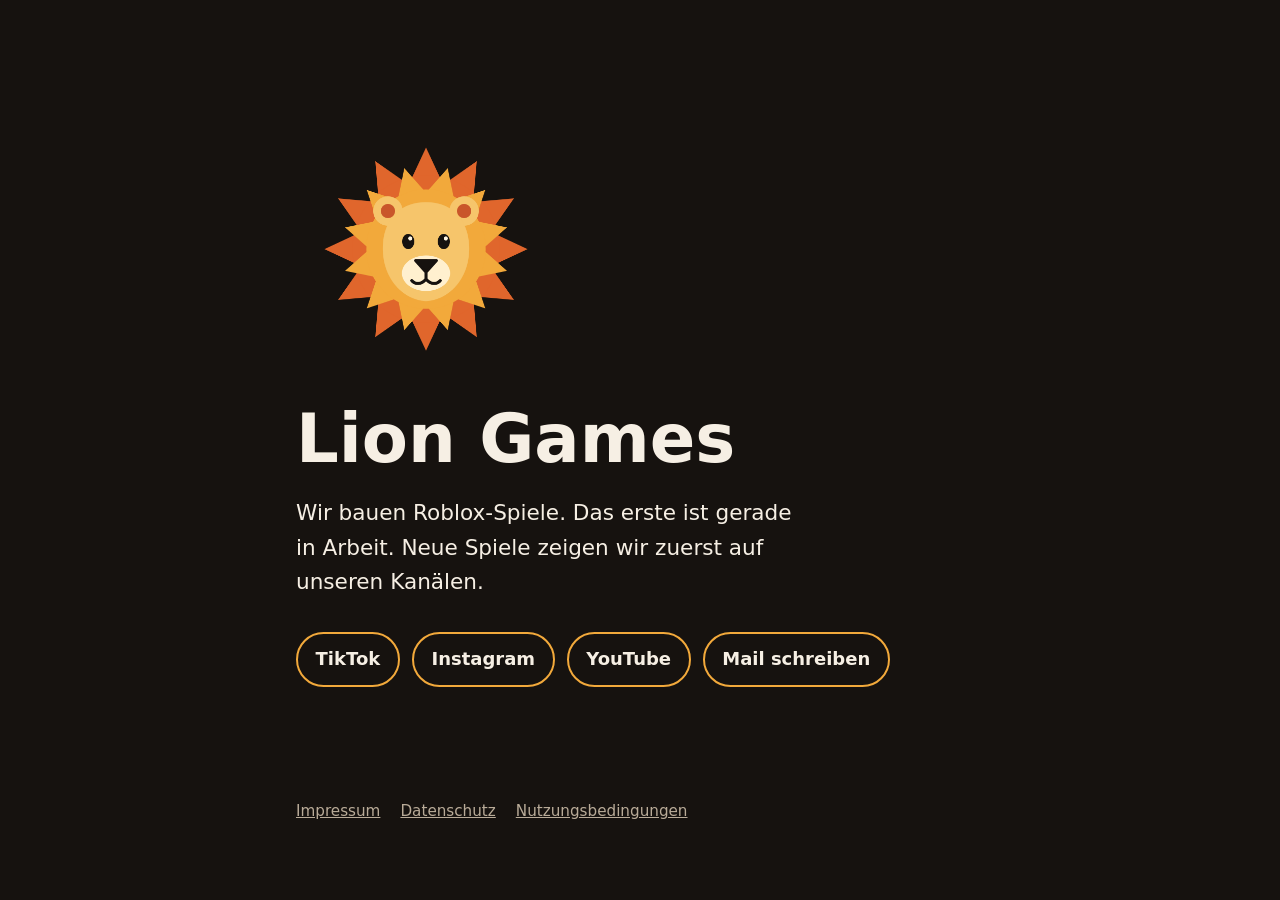
<file: index.html>
<!DOCTYPE html>
<html lang="de">
<head>
  <meta charset="utf-8">
  <meta name="viewport" content="width=device-width, initial-scale=1">
  <title>Lion Games – Roblox-Spiele</title>
  <meta name="description" content="Lion Games baut Roblox-Spiele. Neue Spiele und Clips auf TikTok, Instagram und YouTube.">
  <meta property="og:title" content="Lion Games">
  <meta property="og:description" content="Roblox-Spiele von Lion Games.">
  <meta property="og:image" content="icon.png">
  <link rel="icon" href="favicon.png" type="image/png">
  <link rel="stylesheet" href="style.css">
</head>
<body>
  <main class="seite">
    <section class="held">
      <img src="icon.png" alt="Lion Games Logo: Löwenkopf mit oranger Mähne" width="260" height="260">
      <h1>Lion Games</h1>
      <p class="gross">Wir bauen Roblox-Spiele. Das erste ist gerade in Arbeit. Neue Spiele zeigen wir zuerst auf unseren Kanälen.</p>
      <ul class="kanaele">
        <li><a href="https://www.tiktok.com/@lion.games17">TikTok</a></li>
        <li><a href="https://www.instagram.com/lion.games.official/">Instagram</a></li>
        <li><a href="https://www.youtube.com/@LionGamesOfficil">YouTube</a></li>
        <li><a href="mailto:lion.games.offical@gmail.com">Mail schreiben</a></li>
      </ul>
    </section>
  </main>
  <footer class="fuss">
    <nav aria-label="Rechtliches">
      <a href="impressum.html">Impressum</a>
      <a href="datenschutz.html">Datenschutz</a>
      <a href="nutzungsbedingungen.html">Nutzungsbedingungen</a>
    </nav>
  </footer>
</body>
</html>
</file>
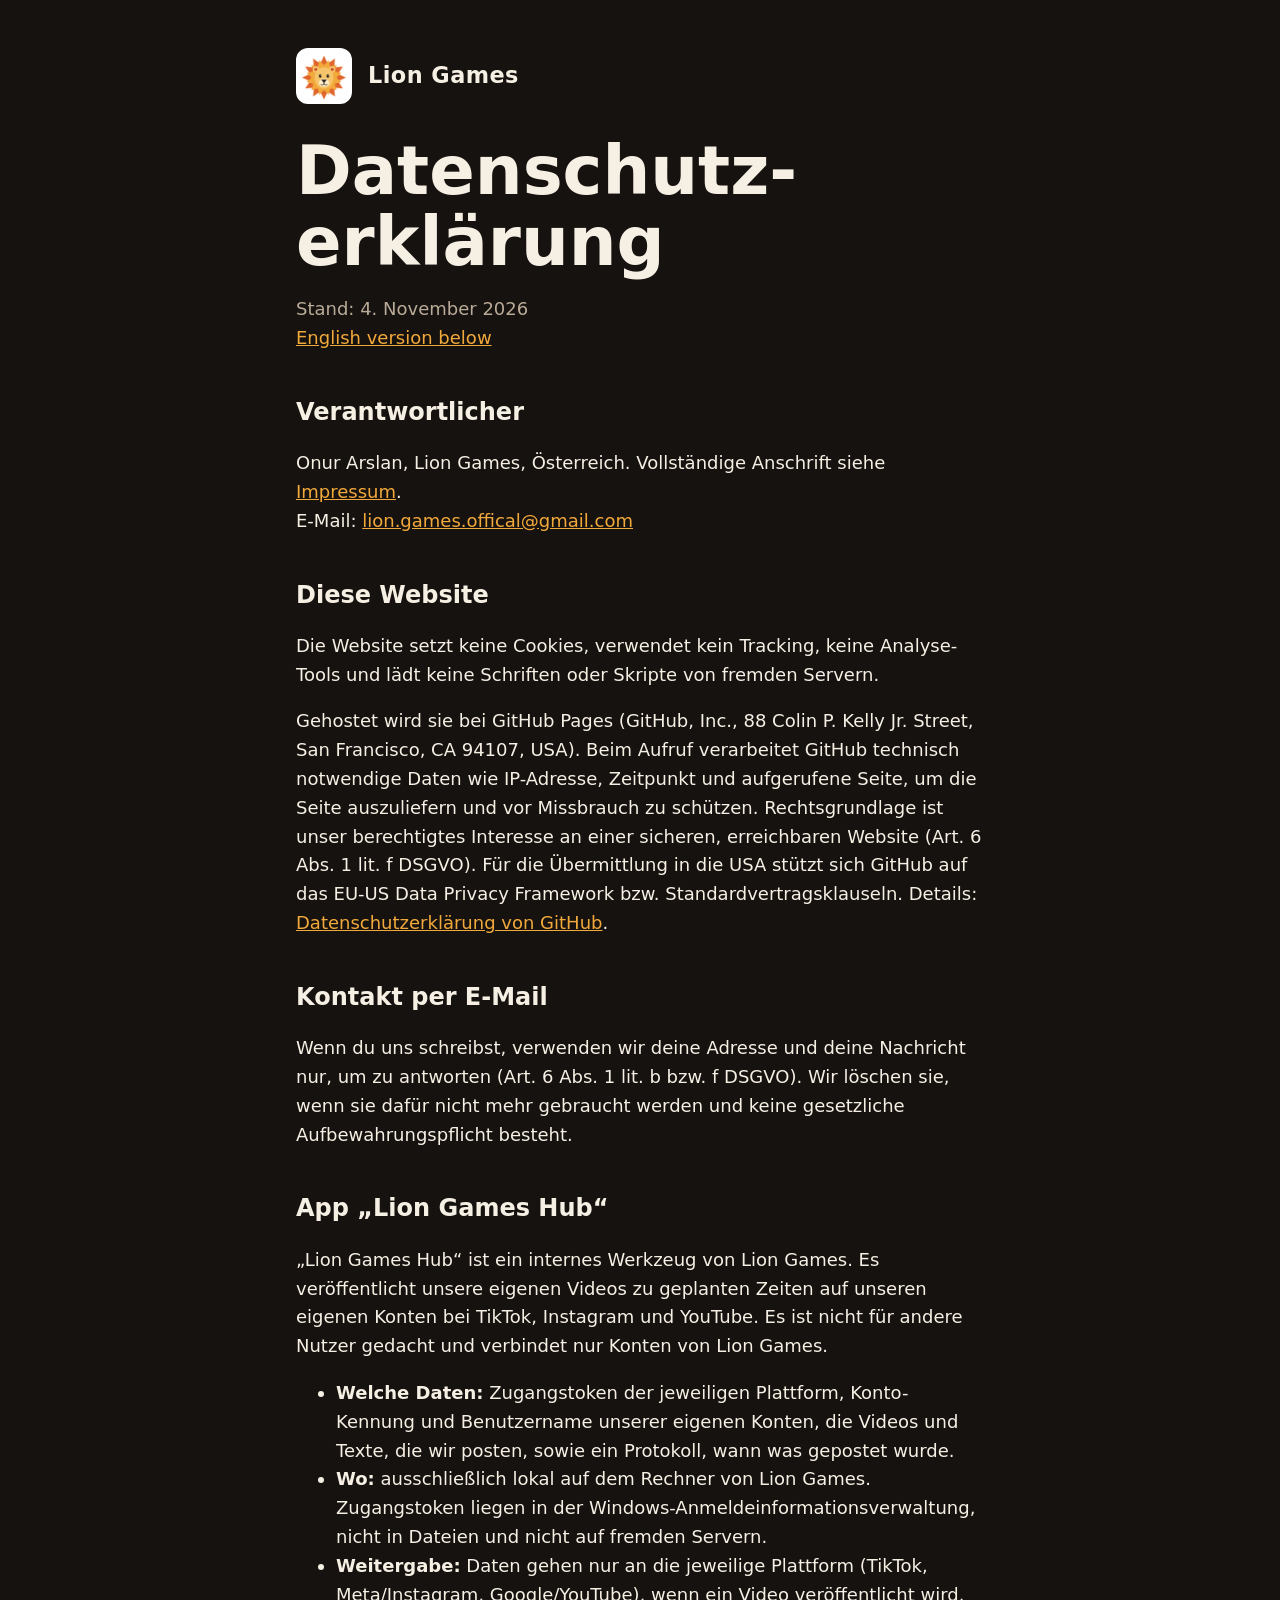
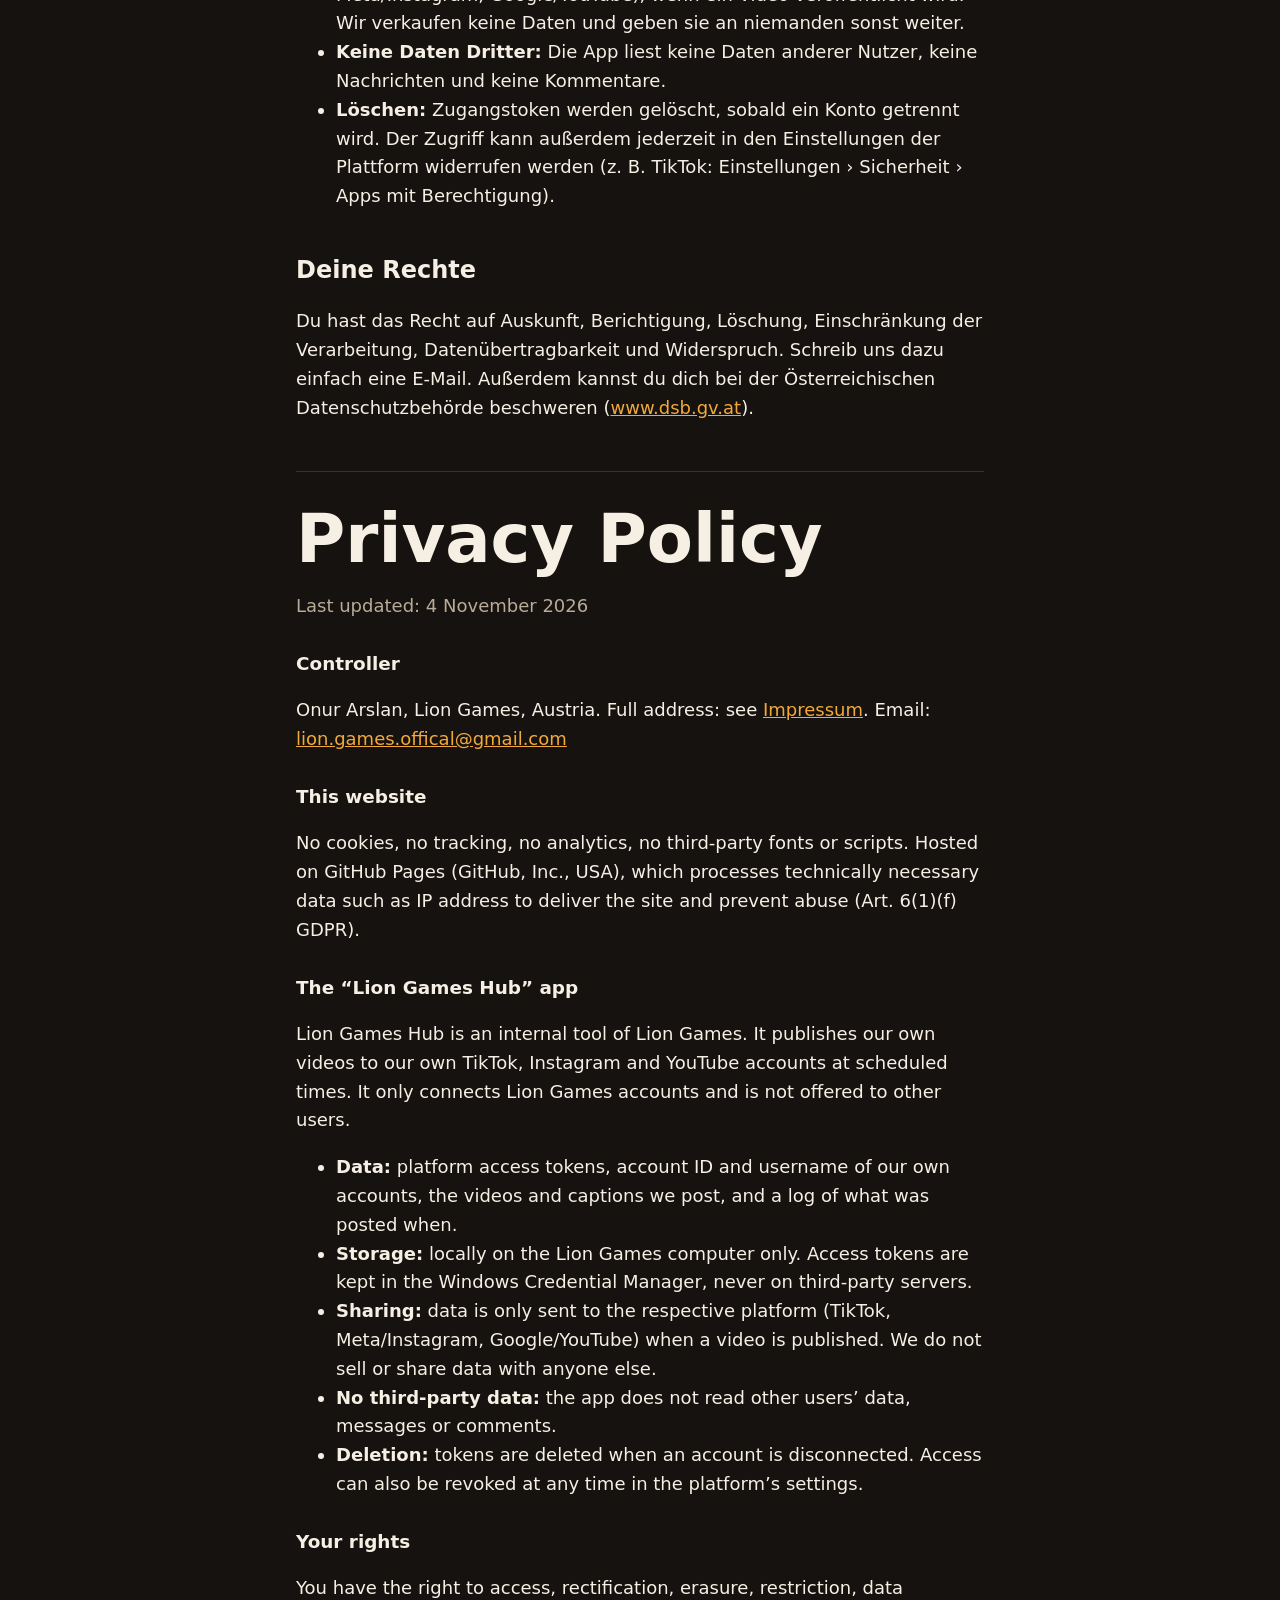
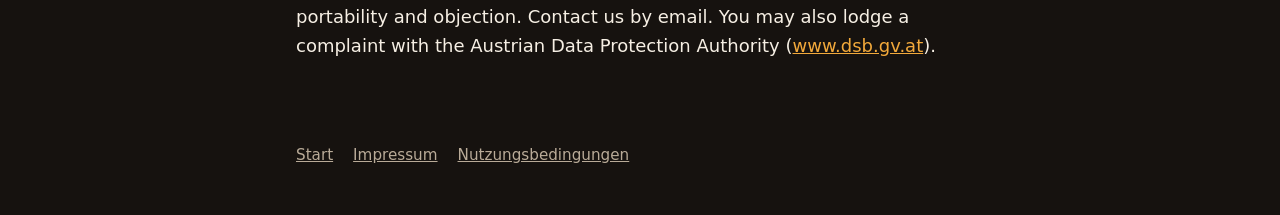
<file: datenschutz.html>
<!DOCTYPE html>
<html lang="de">
<head>
  <meta charset="utf-8">
  <meta name="viewport" content="width=device-width, initial-scale=1">
  <title>Datenschutz – Lion Games</title>
  <link rel="icon" href="favicon.png" type="image/png">
  <link rel="stylesheet" href="style.css">
</head>
<body>
  <main class="seite recht">
    <a class="kopf" href="index.html"><img src="favicon.png" alt="" width="56" height="56"><span>Lion Games</span></a>

    <h1>Datenschutz&shy;erklärung</h1>
    <p class="stand">Stand: 4. November 2026 <br><a href="#english">English version below</a></p>

    <h2>Verantwortlicher</h2>
    <p>Onur Arslan, Lion Games, Österreich. Vollständige Anschrift siehe <a href="impressum.html">Impressum</a>.<br>
    E-Mail: <a href="mailto:lion.games.offical@gmail.com">lion.games.offical@gmail.com</a></p>

    <h2>Diese Website</h2>
    <p>Die Website setzt keine Cookies, verwendet kein Tracking, keine Analyse-Tools und lädt keine Schriften oder Skripte von fremden Servern.</p>
    <p>Gehostet wird sie bei GitHub Pages (GitHub, Inc., 88 Colin P. Kelly Jr. Street, San Francisco, CA 94107, USA). Beim Aufruf verarbeitet GitHub technisch notwendige Daten wie IP-Adresse, Zeitpunkt und aufgerufene Seite, um die Seite auszuliefern und vor Missbrauch zu schützen. Rechtsgrundlage ist unser berechtigtes Interesse an einer sicheren, erreichbaren Website (Art. 6 Abs. 1 lit. f DSGVO). Für die Übermittlung in die USA stützt sich GitHub auf das EU-US Data Privacy Framework bzw. Standardvertragsklauseln. Details: <a href="https://docs.github.com/de/site-policy/privacy-policies/github-general-privacy-statement">Datenschutzerklärung von GitHub</a>.</p>

    <h2>Kontakt per E-Mail</h2>
    <p>Wenn du uns schreibst, verwenden wir deine Adresse und deine Nachricht nur, um zu antworten (Art. 6 Abs. 1 lit. b bzw. f DSGVO). Wir löschen sie, wenn sie dafür nicht mehr gebraucht werden und keine gesetzliche Aufbewahrungspflicht besteht.</p>

    <h2>App „Lion Games Hub“</h2>
    <p>„Lion Games Hub“ ist ein internes Werkzeug von Lion Games. Es veröffentlicht unsere eigenen Videos zu geplanten Zeiten auf unseren eigenen Konten bei TikTok, Instagram und YouTube. Es ist nicht für andere Nutzer gedacht und verbindet nur Konten von Lion Games.</p>
    <ul>
      <li><strong>Welche Daten:</strong> Zugangstoken der jeweiligen Plattform, Konto-Kennung und Benutzername unserer eigenen Konten, die Videos und Texte, die wir posten, sowie ein Protokoll, wann was gepostet wurde.</li>
      <li><strong>Wo:</strong> ausschließlich lokal auf dem Rechner von Lion Games. Zugangstoken liegen in der Windows-Anmeldeinformationsverwaltung, nicht in Dateien und nicht auf fremden Servern.</li>
      <li><strong>Weitergabe:</strong> Daten gehen nur an die jeweilige Plattform (TikTok, Meta/Instagram, Google/YouTube), wenn ein Video veröffentlicht wird. Wir verkaufen keine Daten und geben sie an niemanden sonst weiter.</li>
      <li><strong>Keine Daten Dritter:</strong> Die App liest keine Daten anderer Nutzer, keine Nachrichten und keine Kommentare.</li>
      <li><strong>Löschen:</strong> Zugangstoken werden gelöscht, sobald ein Konto getrennt wird. Der Zugriff kann außerdem jederzeit in den Einstellungen der Plattform widerrufen werden (z. B. TikTok: Einstellungen › Sicherheit › Apps mit Berechtigung).</li>
    </ul>

    <h2>Deine Rechte</h2>
    <p>Du hast das Recht auf Auskunft, Berichtigung, Löschung, Einschränkung der Verarbeitung, Datenübertragbarkeit und Widerspruch. Schreib uns dazu einfach eine E-Mail. Außerdem kannst du dich bei der Österreichischen Datenschutzbehörde beschweren (<a href="https://www.dsb.gv.at">www.dsb.gv.at</a>).</p>

    <hr>

    <h1 id="english" lang="en">Privacy Policy</h1>
    <div lang="en">
      <p class="stand">Last updated: 4 November 2026</p>
      <h3>Controller</h3>
      <p>Onur Arslan, Lion Games, Austria. Full address: see <a href="impressum.html">Impressum</a>. Email: <a href="mailto:lion.games.offical@gmail.com">lion.games.offical@gmail.com</a></p>
      <h3>This website</h3>
      <p>No cookies, no tracking, no analytics, no third-party fonts or scripts. Hosted on GitHub Pages (GitHub, Inc., USA), which processes technically necessary data such as IP address to deliver the site and prevent abuse (Art. 6(1)(f) GDPR).</p>
      <h3>The “Lion Games Hub” app</h3>
      <p>Lion Games Hub is an internal tool of Lion Games. It publishes our own videos to our own TikTok, Instagram and YouTube accounts at scheduled times. It only connects Lion Games accounts and is not offered to other users.</p>
      <ul>
        <li><strong>Data:</strong> platform access tokens, account ID and username of our own accounts, the videos and captions we post, and a log of what was posted when.</li>
        <li><strong>Storage:</strong> locally on the Lion Games computer only. Access tokens are kept in the Windows Credential Manager, never on third-party servers.</li>
        <li><strong>Sharing:</strong> data is only sent to the respective platform (TikTok, Meta/Instagram, Google/YouTube) when a video is published. We do not sell or share data with anyone else.</li>
        <li><strong>No third-party data:</strong> the app does not read other users’ data, messages or comments.</li>
        <li><strong>Deletion:</strong> tokens are deleted when an account is disconnected. Access can also be revoked at any time in the platform’s settings.</li>
      </ul>
      <h3>Your rights</h3>
      <p>You have the right to access, rectification, erasure, restriction, data portability and objection. Contact us by email. You may also lodge a complaint with the Austrian Data Protection Authority (<a href="https://www.dsb.gv.at">www.dsb.gv.at</a>).</p>
    </div>
  </main>
  <footer class="fuss">
    <nav aria-label="Rechtliches">
      <a href="index.html">Start</a>
      <a href="impressum.html">Impressum</a>
      <a href="nutzungsbedingungen.html">Nutzungsbedingungen</a>
    </nav>
  </footer>
</body>
</html>
</file>
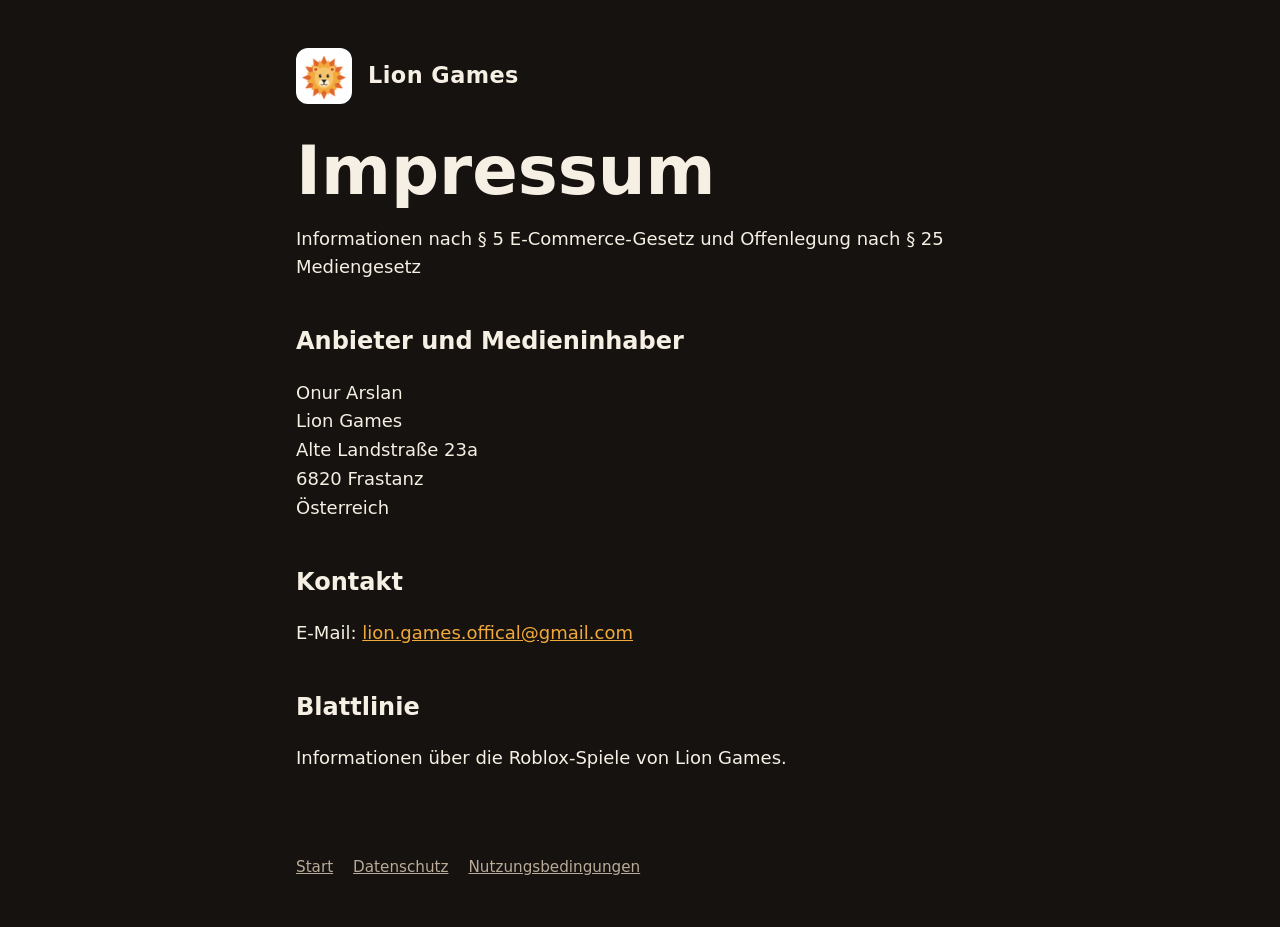
<file: impressum.html>
<!DOCTYPE html>
<html lang="de">
<head>
  <meta charset="utf-8">
  <meta name="viewport" content="width=device-width, initial-scale=1">
  <title>Impressum – Lion Games</title>
  <link rel="icon" href="favicon.png" type="image/png">
  <link rel="stylesheet" href="style.css">
</head>
<body>
  <main class="seite recht">
    <a class="kopf" href="index.html"><img src="favicon.png" alt="" width="56" height="56"><span>Lion Games</span></a>

    <h1>Impressum</h1>
    <p>Informationen nach § 5 E-Commerce-Gesetz und Offenlegung nach § 25 Mediengesetz</p>

    <h2>Anbieter und Medieninhaber</h2>
    <p>Onur Arslan<br>
    Lion Games<br>
    Alte Landstraße 23a<br>
    6820 Frastanz<br>
    Österreich</p>

    <h2>Kontakt</h2>
    <p>E-Mail: <a href="mailto:lion.games.offical@gmail.com">lion.games.offical@gmail.com</a></p>

    <!-- GEWERBE: Unternehmensgegenstand, Gewerbebehörde, Kammerzugehörigkeit – nach Gewerbeanmeldung ergänzen -->

    <h2>Blattlinie</h2>
    <p>Informationen über die Roblox-Spiele von Lion Games.</p>
  </main>
  <footer class="fuss">
    <nav aria-label="Rechtliches">
      <a href="index.html">Start</a>
      <a href="datenschutz.html">Datenschutz</a>
      <a href="nutzungsbedingungen.html">Nutzungsbedingungen</a>
    </nav>
  </footer>
</body>
</html>
</file>
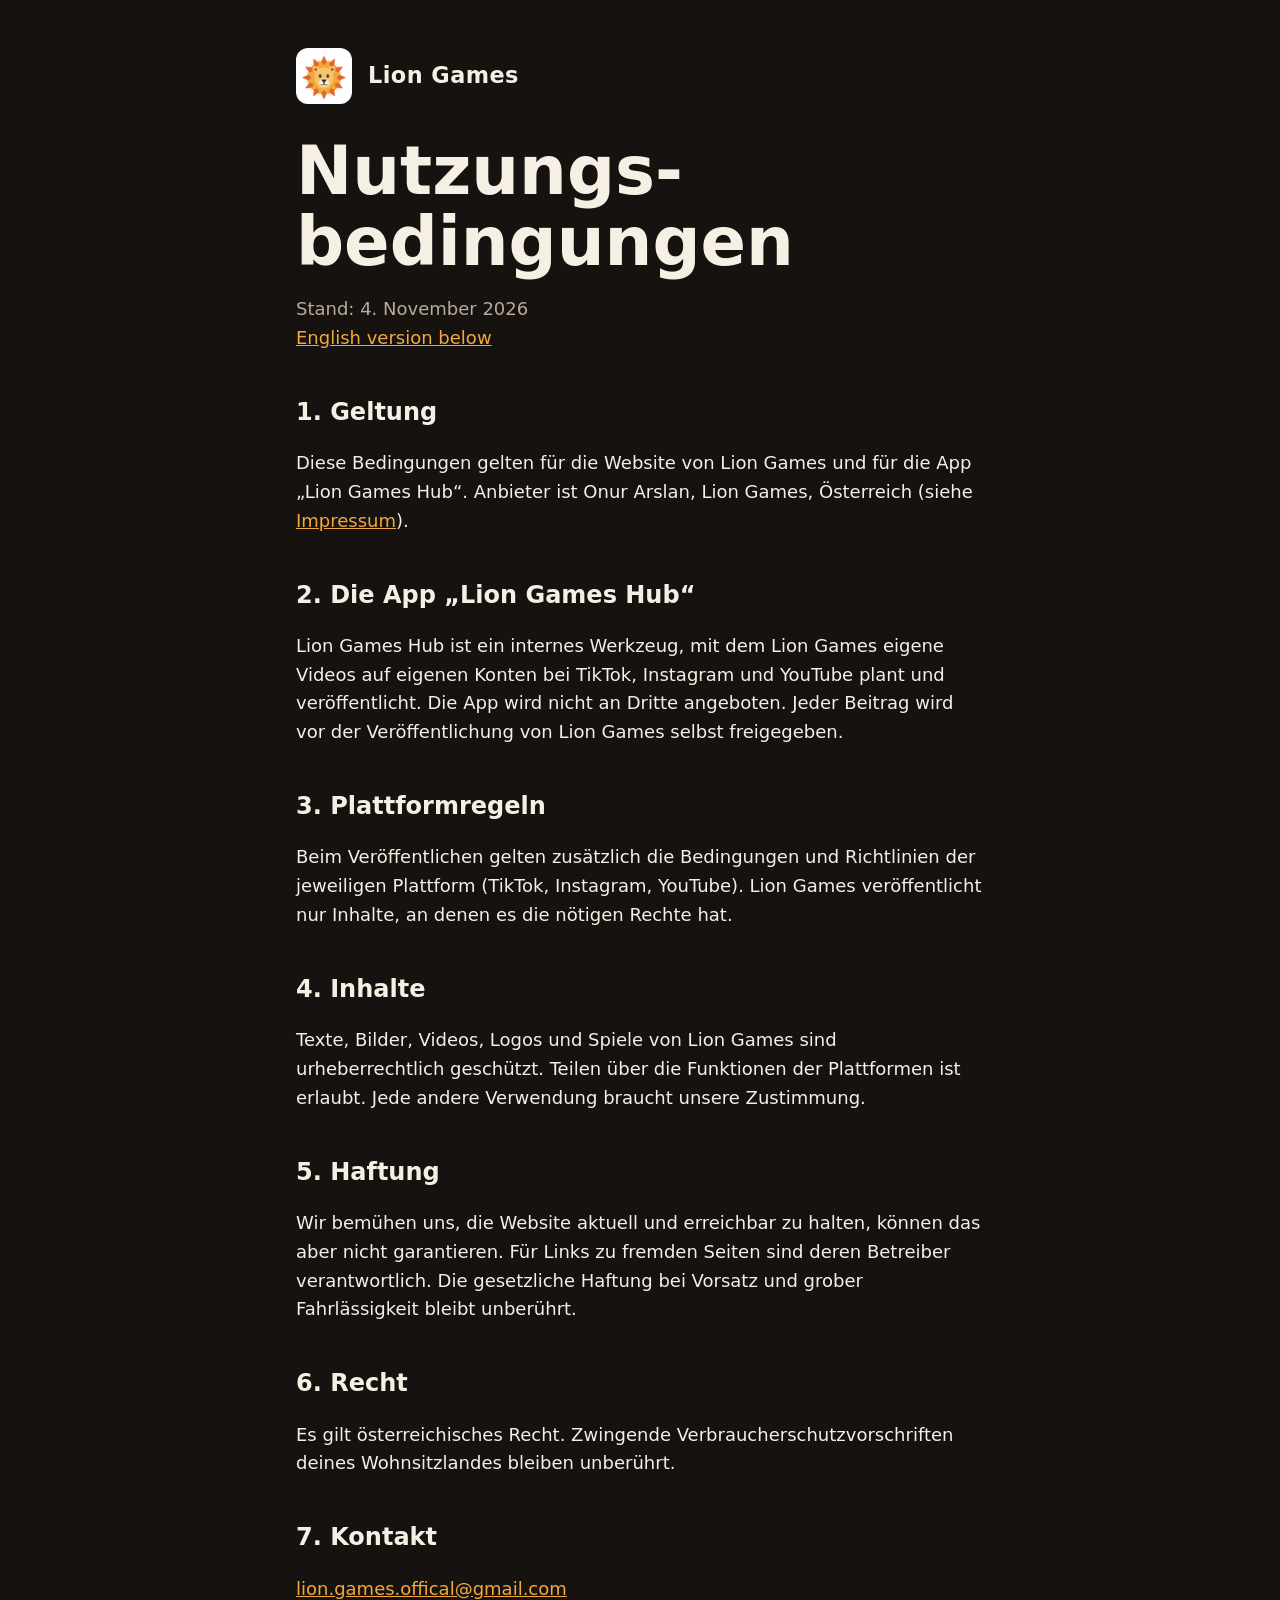
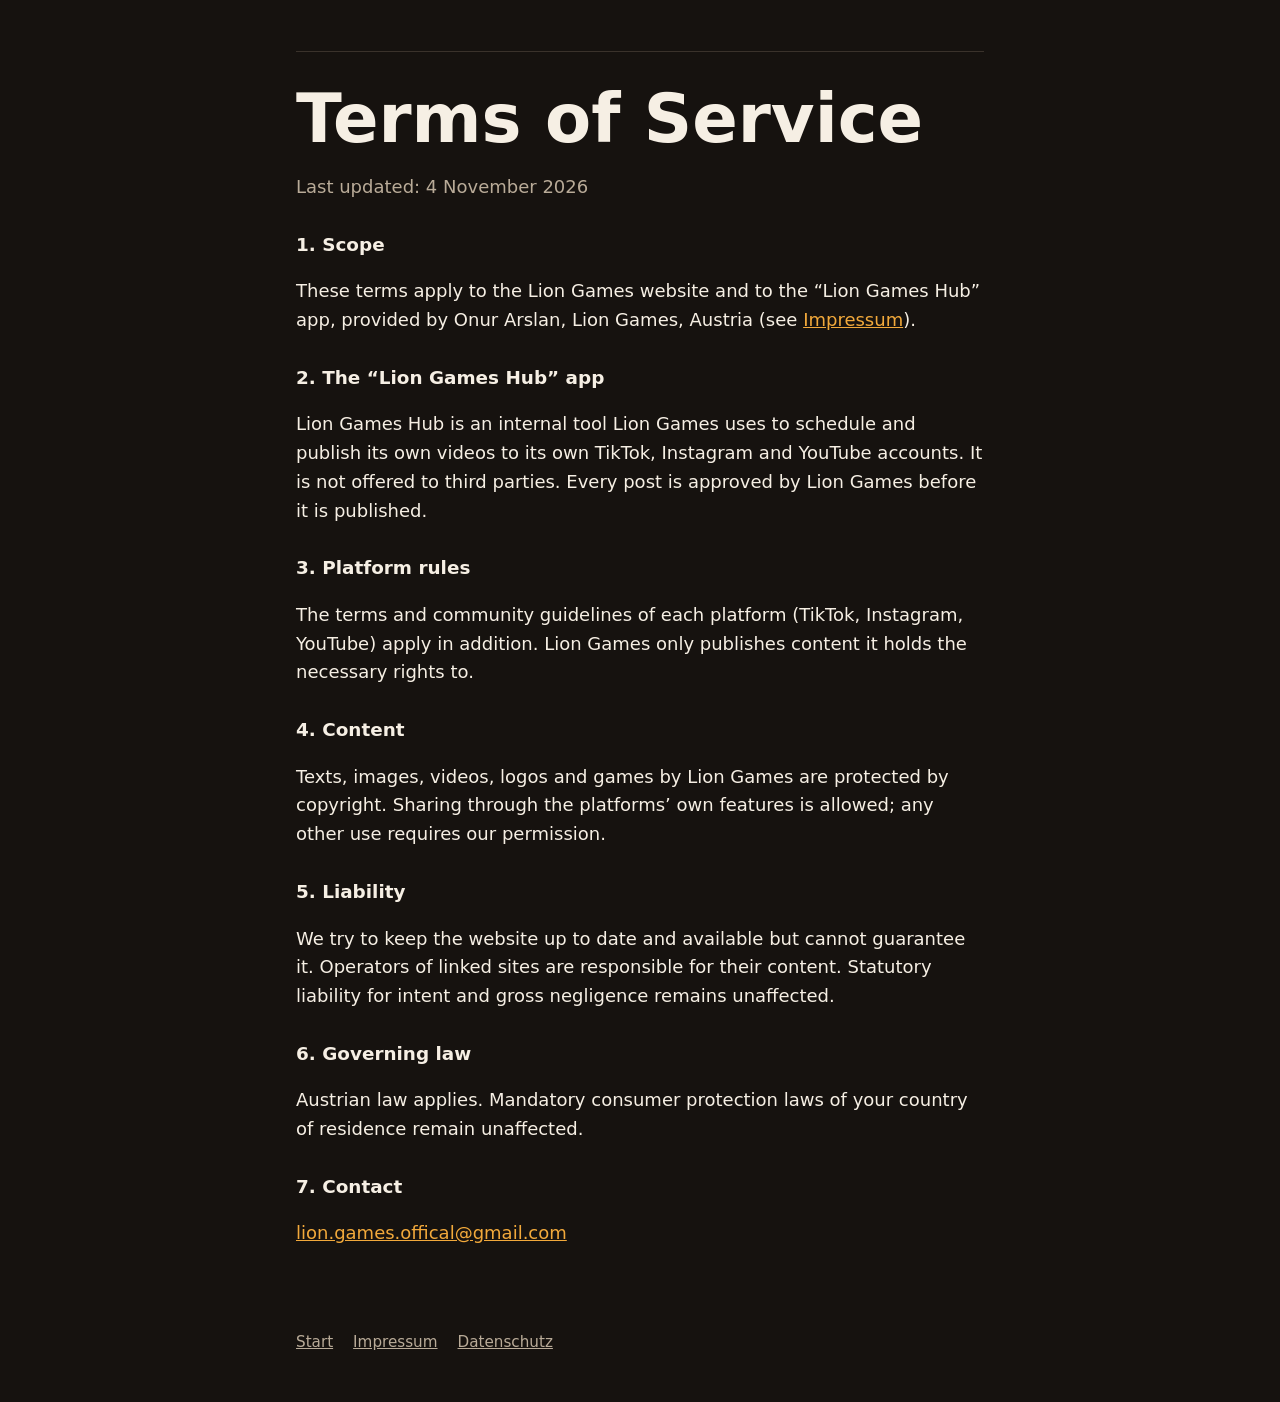
<file: nutzungsbedingungen.html>
<!DOCTYPE html>
<html lang="de">
<head>
  <meta charset="utf-8">
  <meta name="viewport" content="width=device-width, initial-scale=1">
  <title>Nutzungsbedingungen – Lion Games</title>
  <link rel="icon" href="favicon.png" type="image/png">
  <link rel="stylesheet" href="style.css">
</head>
<body>
  <main class="seite recht">
    <a class="kopf" href="index.html"><img src="favicon.png" alt="" width="56" height="56"><span>Lion Games</span></a>

    <h1>Nutzungs&shy;bedingungen</h1>
    <p class="stand">Stand: 4. November 2026 <br><a href="#english">English version below</a></p>

    <h2>1. Geltung</h2>
    <p>Diese Bedingungen gelten für die Website von Lion Games und für die App „Lion Games Hub“. Anbieter ist Onur Arslan, Lion Games, Österreich (siehe <a href="impressum.html">Impressum</a>).</p>

    <h2>2. Die App „Lion Games Hub“</h2>
    <p>Lion Games Hub ist ein internes Werkzeug, mit dem Lion Games eigene Videos auf eigenen Konten bei TikTok, Instagram und YouTube plant und veröffentlicht. Die App wird nicht an Dritte angeboten. Jeder Beitrag wird vor der Veröffentlichung von Lion Games selbst freigegeben.</p>

    <h2>3. Plattformregeln</h2>
    <p>Beim Veröffentlichen gelten zusätzlich die Bedingungen und Richtlinien der jeweiligen Plattform (TikTok, Instagram, YouTube). Lion Games veröffentlicht nur Inhalte, an denen es die nötigen Rechte hat.</p>

    <h2>4. Inhalte</h2>
    <p>Texte, Bilder, Videos, Logos und Spiele von Lion Games sind urheberrechtlich geschützt. Teilen über die Funktionen der Plattformen ist erlaubt. Jede andere Verwendung braucht unsere Zustimmung.</p>

    <h2>5. Haftung</h2>
    <p>Wir bemühen uns, die Website aktuell und erreichbar zu halten, können das aber nicht garantieren. Für Links zu fremden Seiten sind deren Betreiber verantwortlich. Die gesetzliche Haftung bei Vorsatz und grober Fahrlässigkeit bleibt unberührt.</p>

    <h2>6. Recht</h2>
    <p>Es gilt österreichisches Recht. Zwingende Verbraucherschutzvorschriften deines Wohnsitzlandes bleiben unberührt.</p>

    <h2>7. Kontakt</h2>
    <p><a href="mailto:lion.games.offical@gmail.com">lion.games.offical@gmail.com</a></p>

    <hr>

    <h1 id="english" lang="en">Terms of Service</h1>
    <div lang="en">
      <p class="stand">Last updated: 4 November 2026</p>
      <h3>1. Scope</h3>
      <p>These terms apply to the Lion Games website and to the “Lion Games Hub” app, provided by Onur Arslan, Lion Games, Austria (see <a href="impressum.html">Impressum</a>).</p>
      <h3>2. The “Lion Games Hub” app</h3>
      <p>Lion Games Hub is an internal tool Lion Games uses to schedule and publish its own videos to its own TikTok, Instagram and YouTube accounts. It is not offered to third parties. Every post is approved by Lion Games before it is published.</p>
      <h3>3. Platform rules</h3>
      <p>The terms and community guidelines of each platform (TikTok, Instagram, YouTube) apply in addition. Lion Games only publishes content it holds the necessary rights to.</p>
      <h3>4. Content</h3>
      <p>Texts, images, videos, logos and games by Lion Games are protected by copyright. Sharing through the platforms’ own features is allowed; any other use requires our permission.</p>
      <h3>5. Liability</h3>
      <p>We try to keep the website up to date and available but cannot guarantee it. Operators of linked sites are responsible for their content. Statutory liability for intent and gross negligence remains unaffected.</p>
      <h3>6. Governing law</h3>
      <p>Austrian law applies. Mandatory consumer protection laws of your country of residence remain unaffected.</p>
      <h3>7. Contact</h3>
      <p><a href="mailto:lion.games.offical@gmail.com">lion.games.offical@gmail.com</a></p>
    </div>
  </main>
  <footer class="fuss">
    <nav aria-label="Rechtliches">
      <a href="index.html">Start</a>
      <a href="impressum.html">Impressum</a>
      <a href="datenschutz.html">Datenschutz</a>
    </nav>
  </footer>
</body>
</html>
</file>
<file: style.css>
:root {
  --grund: #16120f;
  --papier: #f6efe4;
  --akzent: #f2a93b;
  --gedaempft: #b9ab98;
}
* { box-sizing: border-box; }
html { background: var(--grund); }
body {
  margin: 0;
  color: var(--papier);
  background: var(--grund);
  font-family: system-ui, -apple-system, "Segoe UI", Roboto, sans-serif;
  font-size: 18px;
  line-height: 1.6;
}
a { color: var(--akzent); }
a:focus-visible { outline: 2px solid var(--akzent); outline-offset: 3px; }
.seite { max-width: 46rem; margin: 0 auto; padding: 3rem 1.5rem 2rem; }
.kopf { display: flex; align-items: center; gap: 1rem; text-decoration: none; color: var(--papier); }
.kopf img { width: 56px; height: 56px; border-radius: 12px; }
.kopf span { font-weight: 800; font-size: 1.4rem; letter-spacing: 0.02em; }
.held { padding: 4rem 0 3rem; }
.held img { width: min(260px, 60vw); height: auto; border-radius: 28px; display: block; }
h1 { font-size: clamp(2.4rem, 7vw, 4.2rem); line-height: 1.05; margin: 2rem 0 1rem; font-weight: 900; }
h2 { font-size: 1.5rem; margin: 2.5rem 0 0.5rem; }
h3 { font-size: 1.15rem; margin: 1.75rem 0 0.25rem; }
.gross { font-size: 1.35rem; color: var(--papier); max-width: 32rem; }
.kanaele { list-style: none; padding: 0; margin: 2rem 0 0; display: flex; flex-wrap: wrap; gap: 0.75rem; }
.kanaele a {
  display: inline-block; padding: 0.7rem 1.1rem; min-height: 44px;
  border: 2px solid var(--akzent); border-radius: 999px;
  color: var(--papier); text-decoration: none; font-weight: 700;
}
.kanaele a:hover { background: var(--akzent); color: var(--grund); }
.recht p, .recht li { color: var(--papier); }
.recht .stand { color: var(--gedaempft); }
.fuss { max-width: 46rem; margin: 0 auto; padding: 2rem 1.5rem 3rem; color: var(--gedaempft); font-size: 0.95rem; }
.fuss nav { display: flex; flex-wrap: wrap; gap: 1.25rem; }
.fuss a { color: var(--gedaempft); }
hr { border: 0; border-top: 1px solid #3a322b; margin: 3rem 0 0; }
</file>
